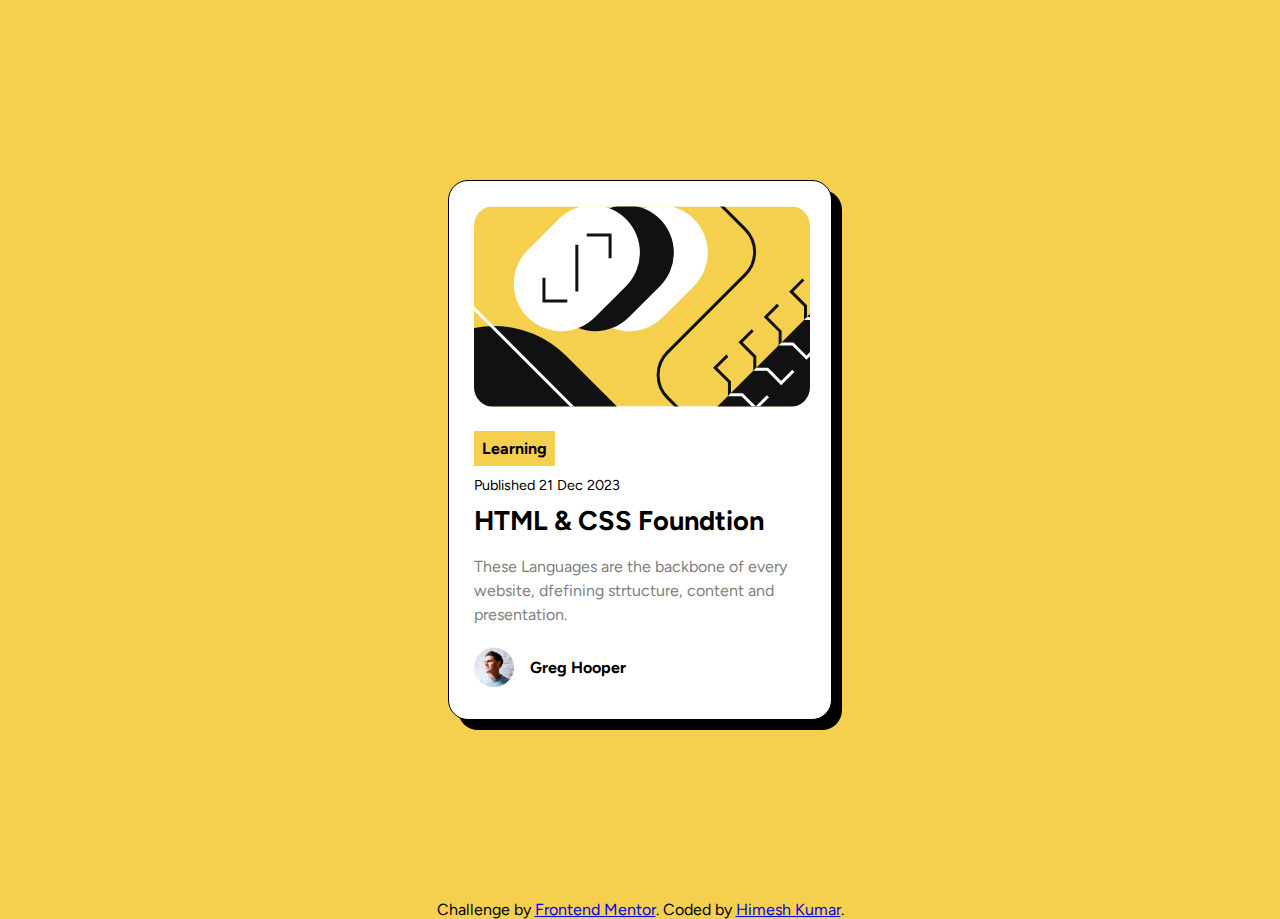
<file: blog-preview-card/index.html>
<!DOCTYPE html>
<html lang="en">
<head>
  <meta charset="UTF-8">
  <meta name="viewport" content="width=device-width, initial-scale=1.0"> <!-- displays site properly based on user's device -->

  <link rel="icon" type="image/png" sizes="32x32" href="./assets/images/favicon-32x32.png">
  
  <title>Frontend Mentor | Blog preview card</title>

  <link rel="preconnect" href="https://fonts.googleapis.com">
  <link rel="preconnect" href="https://fonts.gstatic.com" crossorigin>
  <link href="https://fonts.googleapis.com/css2?family=Figtree:ital,wght@0,300..900;1,300..900&display=swap" rel="stylesheet">

  <link rel="stylesheet" href="./assets/css/styles.css">
</head>
<body>

  <main>
    <div class="card">
      <div class="card_image">
        <img src="./assets/images/illustration-article.svg" alt="blog image">
      </div>
      <div class="card_content">
        <div class="card_content_block1">
          <span class="card_content_category">Learning</span>
          <span class="card_content_date">Published 21 Dec 2023</span>
        </div>
        <div class="card_content_block2">
          <h2 class="card_content_title">HTML & CSS Foundtion</h2>
          <p class="card_content_description">These Languages are the backbone of every website, dfefining strtucture, content and presentation.</p>
        </div>
        <div class="card_content_block3">
          <img src="./assets/images/image-avatar.webp" alt="author_image" class="card_content_author_image">
          <span class="card_content_author">Greg Hooper</span>
        </div>
      </div>
    </div>

  </main>

  <div class="attribution">
    Challenge by <a href="https://www.frontendmentor.io?ref=challenge" target="_blank">Frontend Mentor</a>. 
    Coded by <a href="https://github.com/iamhimesh07" target="_blank">Himesh Kumar</a>.
  </div>

  
</body>
</html>
</file>
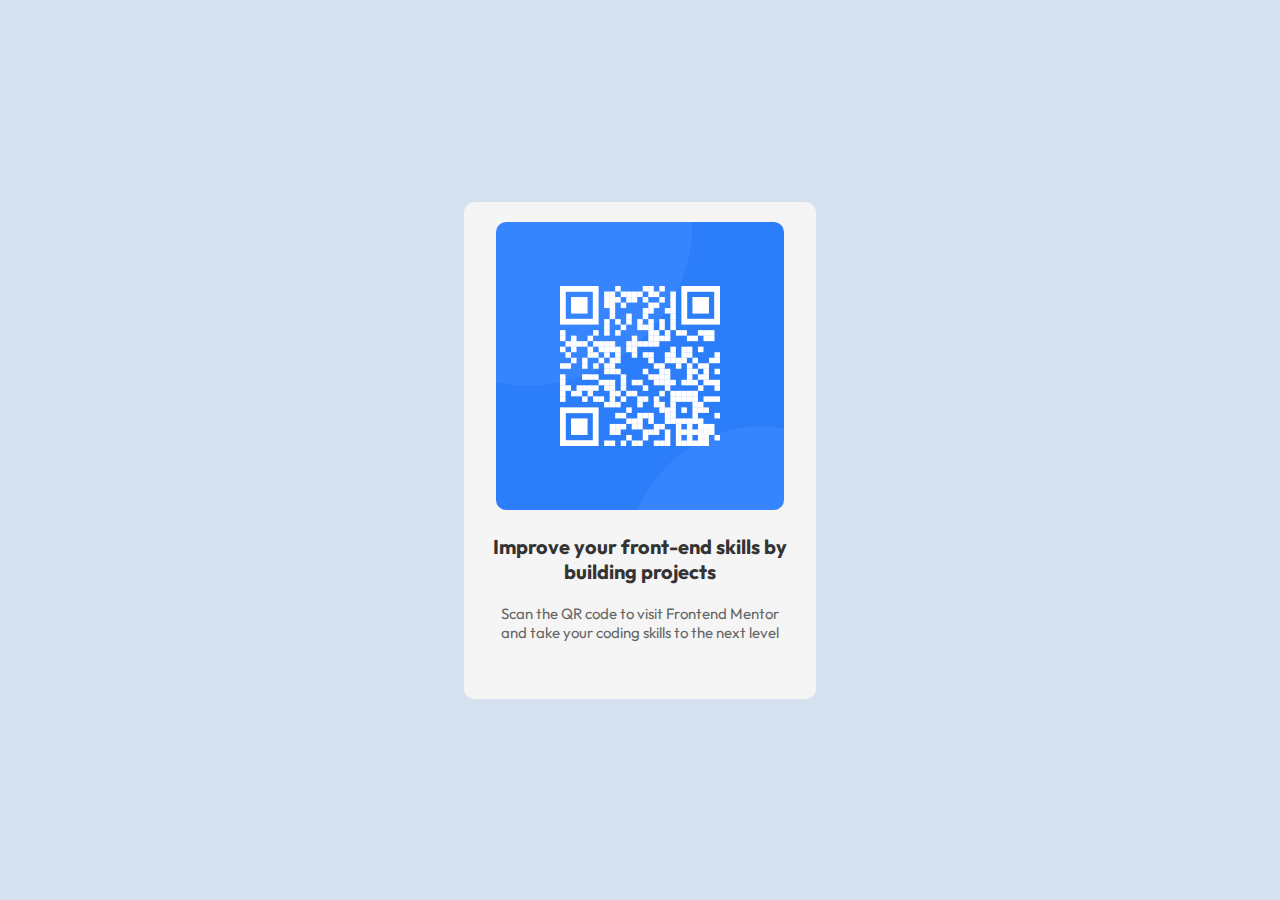
<file: qr-code-component/index.html>
<!DOCTYPE html>
<html lang="en">
<head>
  <meta charset="UTF-8">
  <meta name="viewport" content="width=device-width, initial-scale=1.0"> <!-- displays site properly based on user's device -->

  <link rel="icon" type="image/png" sizes="32x32" href="./images/favicon-32x32.png">
  
  <title>Frontend Mentor | QR code component</title>

  <link rel="preconnect" href="https://fonts.googleapis.com">
  <link rel="preconnect" href="https://fonts.gstatic.com" crossorigin>
  <link href="https://fonts.googleapis.com/css2?family=Outfit:wght@100..900&display=swap" rel="stylesheet">

  <link rel="stylesheet" href="style.css">

</head>
<body>
  
  <main>
    <div class="qr-code-card">
      <img src="./images/image-qr-code.png" alt="qr-code-image" class="qr-code-image">
      <div class="qr-code-description">
        <p class="qr-code-title">Improve your front-end skills by building projects</p>
        <p class="qr-code-more-info">Scan the QR code to visit Frontend Mentor and take your coding skills to the next level</p>
      </div>
    </div>
  </main>
</body>
</html>
</file>
<file: blog-preview-card/assets/css/styles.css>
* {
  margin: 0;
  padding: 0;
  box-sizing: border-box;
}

body {
  font-family: 'Figtree', sans-serif;
  font-size: 1rem;
  background-color: hsl(47, 88%, 63%);
}

main {
  display: flex;
  justify-content: center;
  align-items: center;
  height: 100vh;
}

span {
  display: block;
}

.card {
  border: 1px solid #000;
  border-radius: 20px;
  width: 384px;
  height: 540px;
  padding: 25px;
  background-color: hsl(0, 0%, 100%);
  box-shadow: 10px 10px #000;
}

.card_image img {
  border-radius: 20px;
}

.card_content_category {
  font-size: 1rem;
  color: #000;
  margin-bottom: 10px;
  margin-top: 20px;
  font-weight: bold;
  background-color: hsl(47, 88%, 63%);
  padding: 8px;
  display: inline-block;
}

.card_content_date {
  font-size: 0.9rem;
  margin-bottom: 10px;
}

.card_content_title {
  font-size: 1.7rem;
  margin-bottom: 18px;
}

.card_content_description {
  color: hsl(0, 0%, 50%);
  line-height: 1.5;
}

.card_content_block3 {
  display: flex;
  align-items: center;
  margin-top: 20px;
}

.card_content_author_image {
  width: 40px;
  height: 40px;
}

.card_content_author {
  margin-left: 1rem;
  font-weight: bold;
}

.attribution {
  text-align: center;
}
</file>
<file: qr-code-component/style.css>
* {
  margin: 0;
  padding: 0;
  box-sizing: border-box;
}

body {
  font-family: 'Outfit', 'Roboto', sans-serif;
  background-color: #D5E1EF;
}

main {
  display: flex;
  justify-content: center;
  align-items: center;
  height: 100vh;
}

.qr-code-card {
  width: 352px;
  height: 497px;
  background-color: #f5f5f5;
  border-radius: 10px;
  padding: 20px;
  text-align: center;
}

.qr-code-image {
  width: 288px;
  height: 288px;
  object-fit: cover;
  border-radius: 10px;
}

.qr-code-description,
.qr-code-title,
.qr-code-more-info {
  margin-top: 20px;
}

.qr-code-title {
  font-size: 20px;
  color: #333;
  font-weight: bold;
}

.qr-code-more-info {
  font-size: 15px;
  color: #666;
  padding-left: 10px;
  padding-right: 10px;
}
</file>
